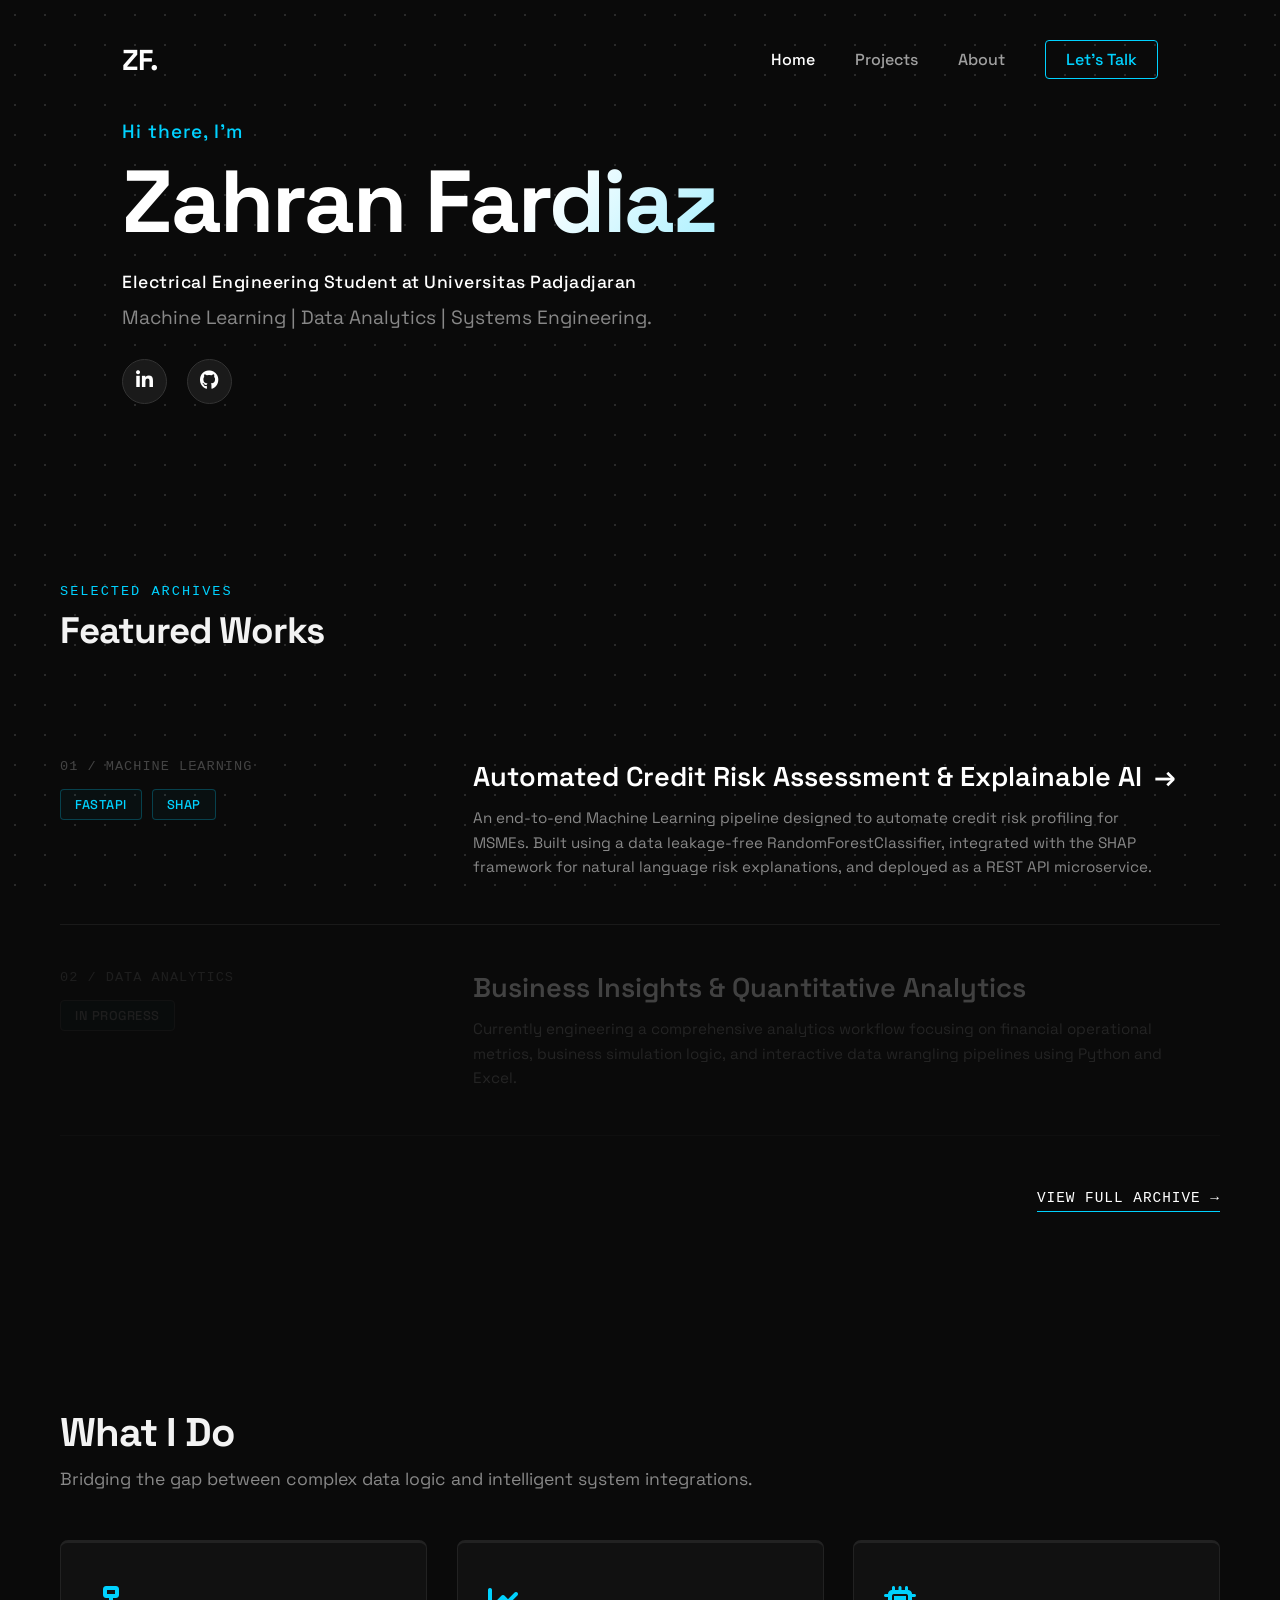
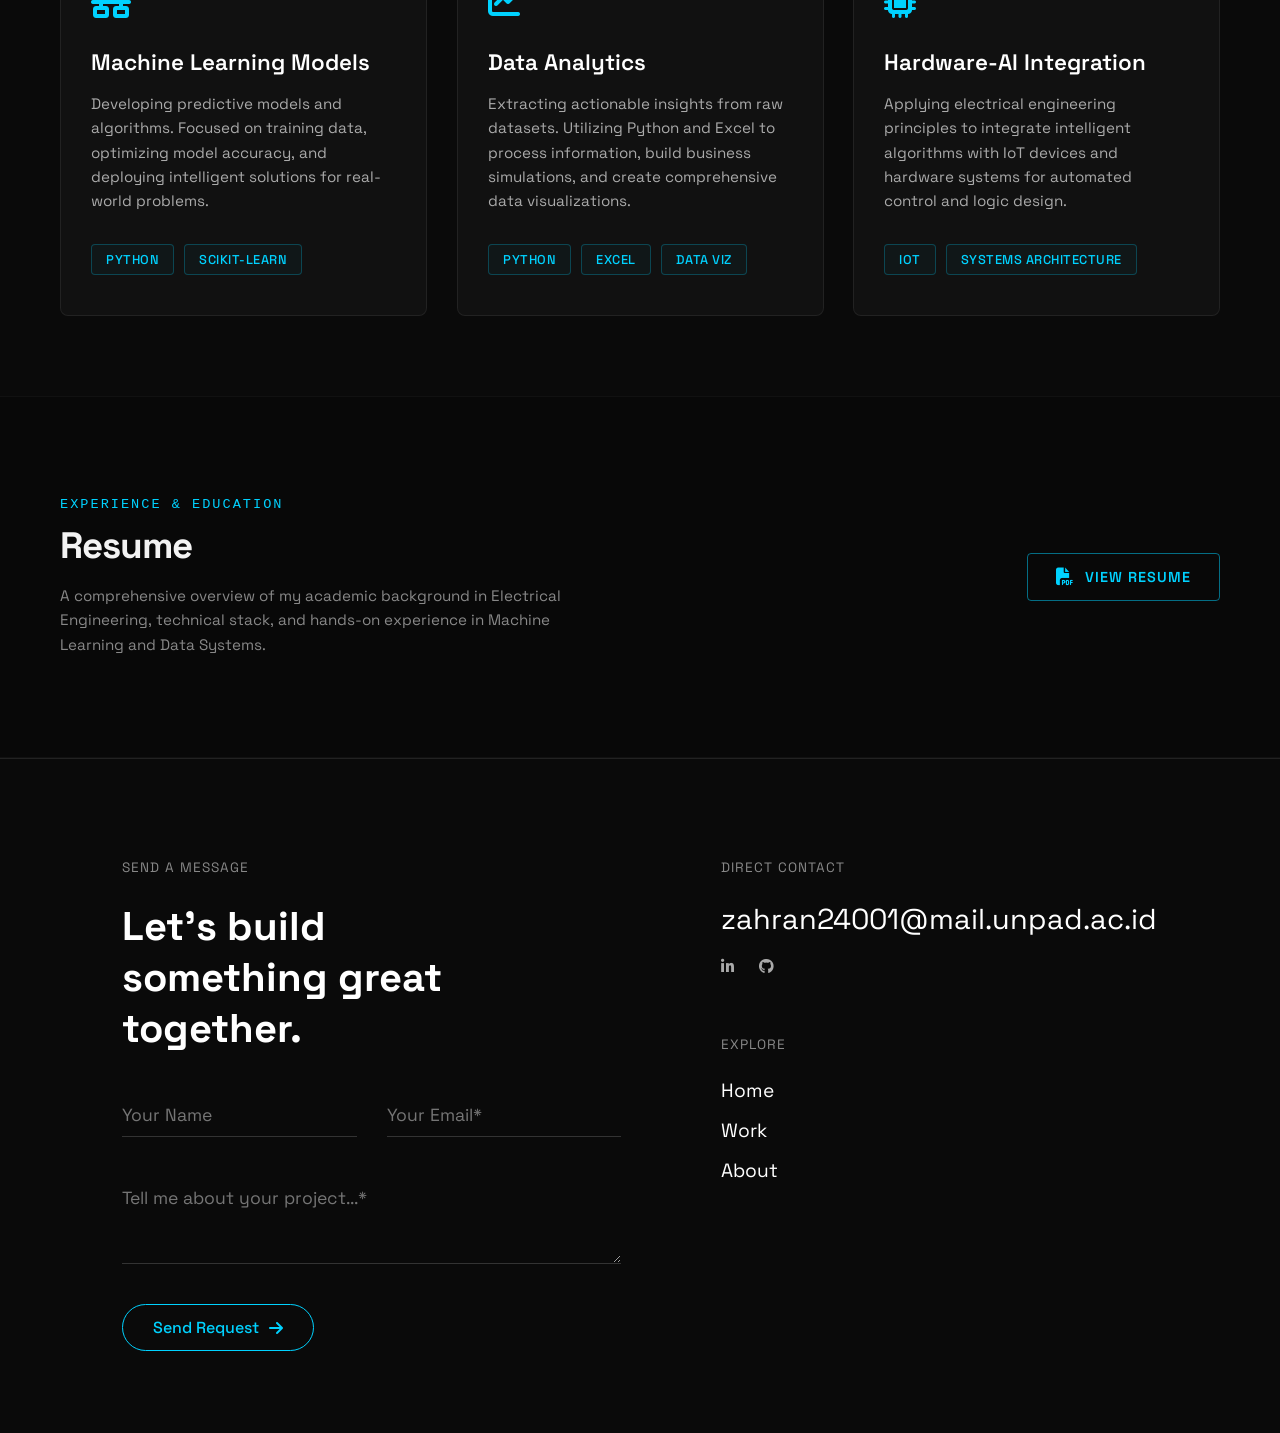
<file: index.html>
<!DOCTYPE html>
<html lang="en">
<head>
    <meta charset="UTF-8">
    <meta name="viewport" content="width=device-width, initial-scale=1.0">
    <title>Zahran | Portfolio</title>
    <link rel="stylesheet" href="style.css">
    <link rel="stylesheet" href="https://cdnjs.cloudflare.com/ajax/libs/font-awesome/6.4.0/css/all.min.css">
</head>
<body>

    <nav class="navbar" style="width: 100%;">
        <div class="container" style="max-width: 1200px; margin: 0 auto; padding: 0 20px; display: flex; justify-content: space-between; align-items: center; width: 100%; box-sizing: border-box;">
            <div class="logo">ZF.</div>
            <div class="nav-links">
                <a href="#" class="active">Home</a>
                <a href="#projects">Projects</a>
                <a href="#services">About</a>
                <a href="#contact" class="btn-contact">Let's Talk</a>
            </div>
        </div>
    </nav>

    <main class="hero" style="height: 100vh; display: flex; align-items: center; position: relative;">
        <div class="hero-content" style="max-width: 1200px; margin: 0 auto; padding: 0 20px; width: 100%;">
            <p class="greeting">Hi there, I'm</p>
            <h1>Zahran Fardiaz</h1>
            <p class="academic-status" style="color: #ffffff; font-size: 1.1rem; font-weight: 500; margin-bottom: 10px; letter-spacing: 0.5px;">
                Electrical Engineering Student at Universitas Padjadjaran
            </p>
            <p class="subtitle" style="margin-top: 0; margin-bottom: 25px;">Machine Learning | Data Analytics | Systems Engineering.</p>
            
            <div class="social-icons">
                <a href="https://www.linkedin.com/in/zahran-fardiaz/" target="_blank" rel="noopener noreferrer" aria-label="LinkedIn">
                    <i class="fab fa-linkedin-in"></i>
                </a>
                <a href="https://github.com/Zahran-Fardiaz" target="_blank" rel="noopener noreferrer" aria-label="GitHub">
                    <i class="fab fa-github"></i>
                </a>
            </div>
        </div>
    </main>

    <section id="projects" class="projects-section" style="width: 100%; padding: 120px 0; background: transparent; position: relative; clear: both;">
        <div class="container" style="max-width: 1200px; margin: 0 auto; padding: 0 20px;">
            
            <div class="section-header fade-in" style="margin-bottom: 60px; text-align: left;">
                <p class="section-subtitle" style="color: #00d2ff; font-family: monospace; font-size: 0.85rem; text-transform: uppercase; letter-spacing: 2px; margin-bottom: 8px;">Selected Archives</p>
                <h2 style="font-size: 2.3rem; font-weight: 700; letter-spacing: -1px; margin-top: 0;">Featured Works</h2>
            </div>

            <div class="projects-text-list">
                
                <div class="project-text-item fade-in" style="border-bottom: 1px solid #1a1a1a; padding: 45px 0; transition: all 0.3s ease;">
                    <a href="project-risk-profiler.html" style="text-decoration: none; display: grid; grid-template-columns: 1fr 2fr; gap: 40px; align-items: start;">
                        
                        <div class="project-meta-left">
                            <span class="project-num" style="font-family: monospace; color: #444; font-size: 0.85rem; display: block; margin-bottom: 15px; letter-spacing: 1px;">01 / MACHINE LEARNING</span>
                            <div class="tags">
                                <span>FastAPI</span>
                                <span>SHAP</span>
                            </div>
                        </div>
                        
                        <div class="project-content-right">
                            <h3 class="project-title-text" style="font-size: 1.7rem; font-weight: 600; color: #ffffff; margin-bottom: 12px; transition: color 0.3s ease; line-height: 1.3;">
                                Automated Credit Risk Assessment & Explainable AI <span class="arrow" style="display: inline-block; transition: transform 0.3s ease; margin-left: 5px;">&rarr;</span>
                            </h3>
                            <p style="color: #888888; font-size: 0.95rem; line-height: 1.6; max-width: 700px; margin-top: 0;">
                                An end-to-end Machine Learning pipeline designed to automate credit risk profiling for MSMEs. Built using a data leakage-free RandomForestClassifier, integrated with the SHAP framework for natural language risk explanations, and deployed as a REST API microservice.
                            </p>
                        </div>
                        
                    </a>
                </div>

                <div class="project-text-item fade-in delay-1" style="border-bottom: 1px solid #1a1a1a; padding: 45px 0; opacity: 0.35; cursor: default;">
                    <div style="display: grid; grid-template-columns: 1fr 2fr; gap: 40px; align-items: start;">
                        
                        <div class="project-meta-left">
                            <span class="project-num" style="font-family: monospace; color: #444; font-size: 0.85rem; display: block; margin-bottom: 15px; letter-spacing: 1px;">02 / DATA ANALYTICS</span>
                            <div class="tags">
                                <span style="border-color: #222; color: #444;">IN PROGRESS</span>
                            </div>
                        </div>
                        
                        <div class="project-content-right">
                            <h3 style="font-size: 1.7rem; font-weight: 600; color: #aaaaaa; margin-bottom: 12px; line-height: 1.3; margin-top: 0;">
                                Business Insights & Quantitative Analytics
                            </h3>
                            <p style="color: #555555; font-size: 0.95rem; line-height: 1.6; max-width: 700px; margin-top: 0;">
                                Currently engineering a comprehensive analytics workflow focusing on financial operational metrics, business simulation logic, and interactive data wrangling pipelines using Python and Excel.
                            </p>
                        </div>
                        
                    </div>
                </div>

            </div>
            <div class="view-all-container fade-in" style="margin-top: 50px; text-align: right;">
                <a href="projects.html" style="color: #ffffff; text-decoration: none; font-size: 0.9rem; font-weight: 500; font-family: monospace; letter-spacing: 1px; border-bottom: 1px solid #00d2ff; padding-bottom: 5px; transition: color 0.3s ease;">
                    VIEW FULL ARCHIVE &rarr;
                </a>
            </div>
        </div>
    </section>
    <section id="services" class="services-section" style="width: 100%; padding: 80px 0;">
        <div class="container" style="max-width: 1200px; margin: 0 auto; padding: 0 20px;">
            <div class="section-header fade-in" style="margin-bottom: 50px;">
                <h2>What I Do</h2>
                <p>Bridging the gap between complex data logic and intelligent system integrations.</p>
            </div>

            <div class="services-grid">
                <div class="service-card fade-in">
                    <div class="card-icon"><i class="fas fa-network-wired"></i></div>
                    <h3>Machine Learning Models</h3>
                    <p>Developing predictive models and algorithms. Focused on training data, optimizing model accuracy, and deploying intelligent solutions for real-world problems.</p>
                    <div class="tags">
                        <span>Python</span>
                        <span>Scikit-Learn</span>
                    </div>
                </div>

                <div class="service-card fade-in delay-1">
                    <div class="card-icon"><i class="fas fa-chart-line"></i></div>
                    <h3>Data Analytics</h3>
                    <p>Extracting actionable insights from raw datasets. Utilizing Python and Excel to process information, build business simulations, and create comprehensive data visualizations.</p>
                    <div class="tags">
                        <span>Python</span>
                        <span>Excel</span>
                        <span>Data Viz</span>
                    </div>
                </div>

                <div class="service-card fade-in delay-2">
                    <div class="card-icon"><i class="fas fa-microchip"></i></div>
                    <h3>Hardware-AI Integration</h3>
                    <p>Applying electrical engineering principles to integrate intelligent algorithms with IoT devices and hardware systems for automated control and logic design.</p>
                    <div class="tags">
                        <span>IoT</span>
                        <span>Systems Architecture</span>
                    </div>
                </div>
            </div>
        </div>
    </section>
        
    <section id="resume" class="resume-section" style="width: 100%; padding: 100px 0; background: #080808; border-top: 1px solid #111; border-bottom: 1px solid #111;">
        <div class="container fade-in" style="max-width: 1200px; margin: 0 auto; padding: 0 20px; display: flex; justify-content: space-between; align-items: center; flex-wrap: wrap; gap: 40px;">
            
            <div class="resume-left" style="flex: 1; min-width: 300px;">
                <p style="color: #00d2ff; font-family: monospace; font-size: 0.85rem; text-transform: uppercase; letter-spacing: 2px; margin-bottom: 10px; margin-top: 0;">Experience & Education</p>
                <h2 style="font-size: 2.3rem; font-weight: 700; letter-spacing: -1px; margin-top: 0; margin-bottom: 15px;">Resume</h2>
                <p style="color: #888888; font-size: 0.95rem; line-height: 1.6; max-width: 550px; margin: 0;">
                    A comprehensive overview of my academic background in Electrical Engineering, technical stack, and hands-on experience in Machine Learning and Data Systems.
                </p>
            </div>

            <div class="resume-right">
                <a href="https://drive.google.com/file/d/1w0Mj_SWptIk7xSJwuPOAFEaV14Ipm3hf/view?usp=sharing" target="_blank" rel="noopener noreferrer" class="btn-resume" style="display: inline-flex; align-items: center; padding: 14px 28px; background-color: transparent; color: #00d2ff; border: 1px solid rgba(0, 210, 255, 0.5); border-radius: 4px; font-size: 0.9rem; font-weight: 600; text-transform: uppercase; letter-spacing: 1px; text-decoration: none; transition: all 0.3s ease;">
                    <i class="fas fa-file-pdf" style="margin-right: 10px; font-size: 1.1rem;"></i> View Resume
                </a>
            </div>

        </div>
    </section>
    
    <footer id="contact" class="footer-section" style="width: 100%;">
        <div class="container" style="max-width: 1200px; margin: 0 auto; padding: 0 20px;">
            <div class="footer-content fade-in">
                <div class="footer-left">
                    <span class="footer-label">Send a Message</span>
                    <h2>Let's build something great together.</h2>
                    <form class="contact-form-minimal">
                        <div class="input-group">
                            <input type="text" placeholder="Your Name" required>
                            <input type="email" placeholder="Your Email*" required>
                        </div>
                        <textarea placeholder="Tell me about your project...*" rows="3" required></textarea>
                        <button type="submit" class="btn-submit-minimal">Send Request <i class="fas fa-arrow-right"></i></button>
                    </form>
                </div>

                <div class="footer-right delay-1">
                    <div class="footer-info-block">
                        <span class="footer-label">Direct Contact</span>
                        <a href="mailto:zahran24001@mail.unpad.ac.id" class="footer-email-large">zahran24001@mail.unpad.ac.id</a>
                        <div class="social-links-minimal">
                            <a href="https://www.linkedin.com/in/zahran-fardiaz/" target="_blank" rel="noopener noreferrer" aria-label="LinkedIn">
                                <i class="fab fa-linkedin-in"></i>
                            </a>
                            <a href="https://github.com/Zahran-Fardiaz" target="_blank" rel="noopener noreferrer" aria-label="GitHub">
                                <i class="fab fa-github"></i>
                            </a>
                        </div>
                    </div>

                    <div class="footer-info-block nav-block">
                        <span class="footer-label">Explore</span>
                        <div class="footer-nav-minimal">
                            <a href="#">Home</a>
                            <a href="#projects">Work</a>
                            <a href="#services">About</a>
                        </div>
                    </div>
                </div>
            </div>
        </div>
    </footer>

    <script src="script.js"></script>
</body>
</html>
</file>
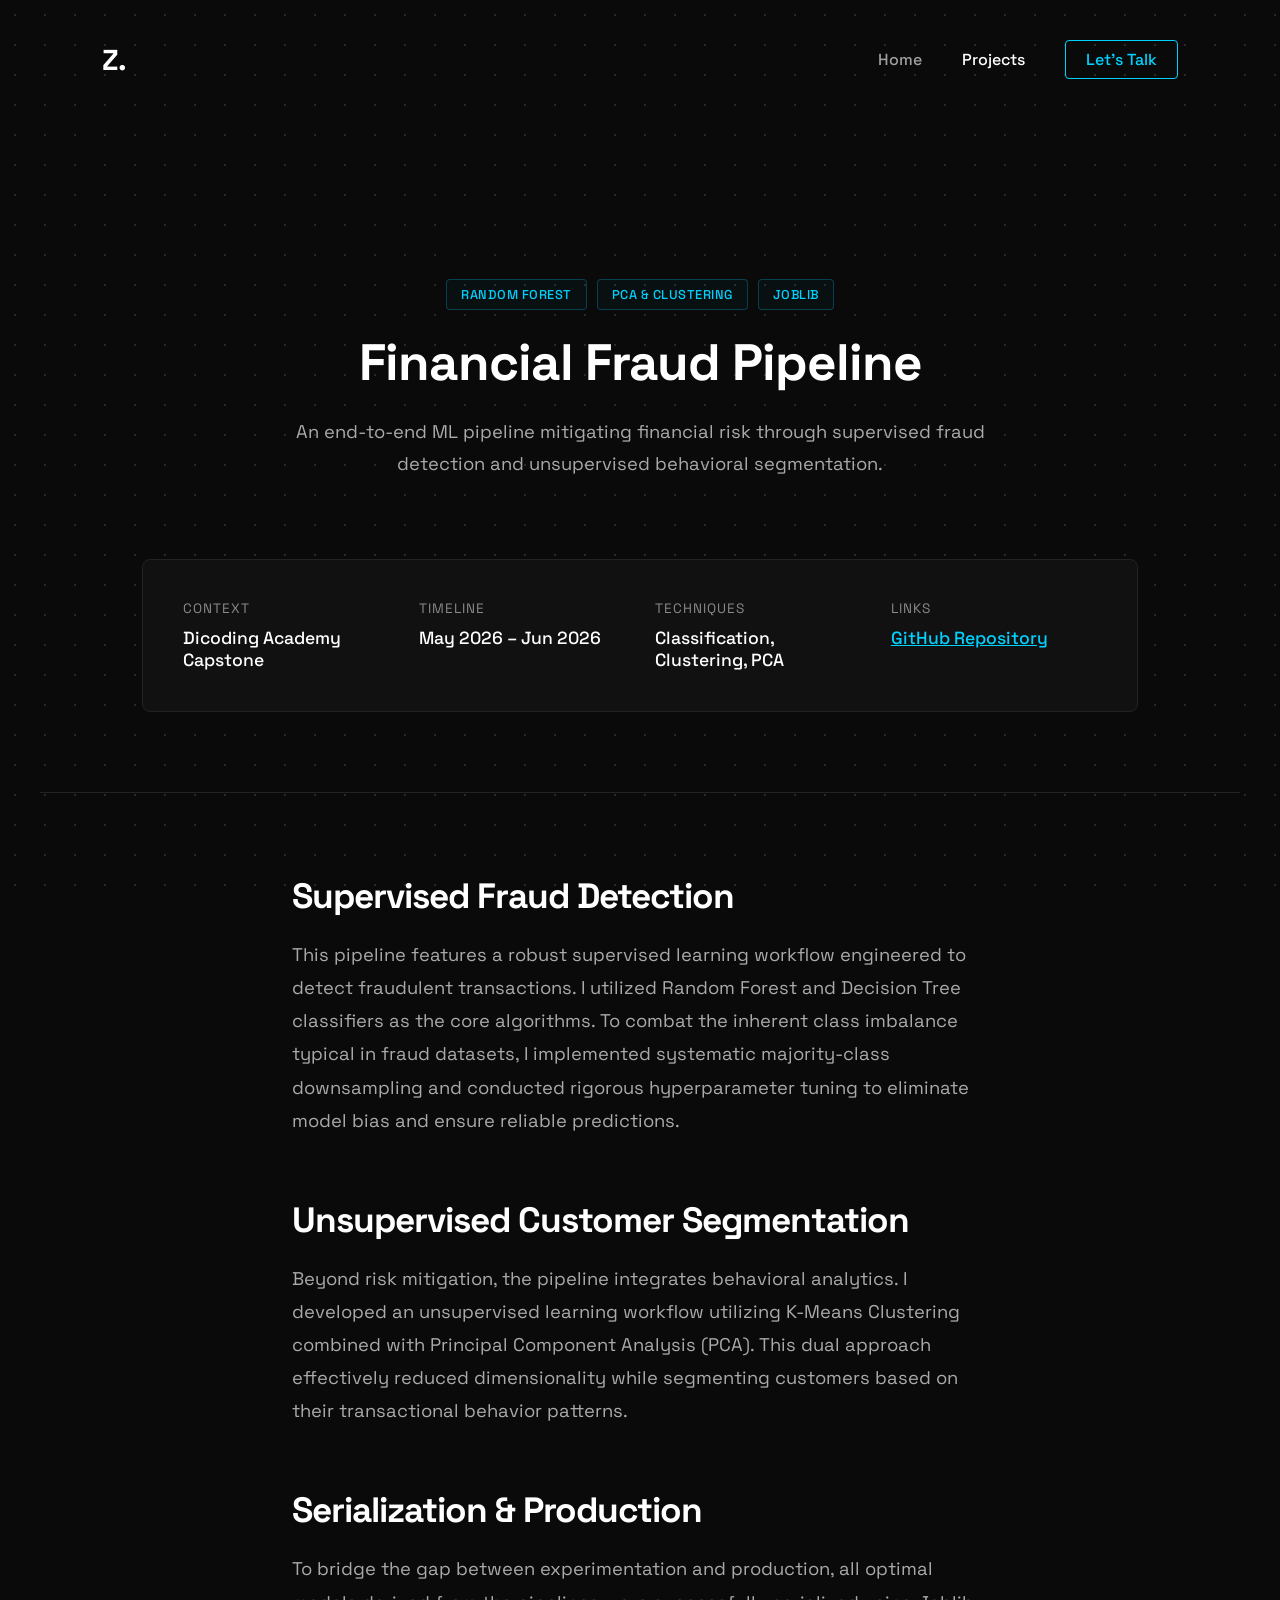
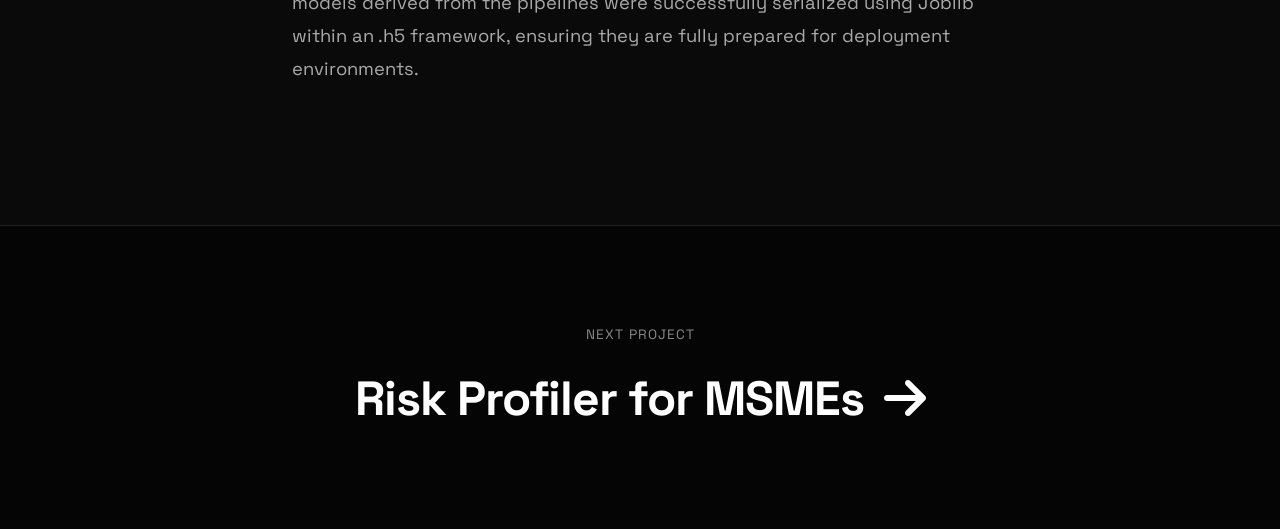
<file: project-fraud-detection.html>
<!DOCTYPE html>
<html lang="en">
<head>
    <meta charset="UTF-8">
    <meta name="viewport" content="width=device-width, initial-scale=1.0">
    <title>Zahran | Fraud Detection & Segmentation</title>
    <link rel="stylesheet" href="style.css">
    <link rel="stylesheet" href="https://cdnjs.cloudflare.com/ajax/libs/font-awesome/6.4.0/css/all.min.css">
</head>
<body>

    <nav class="navbar">
        <a href="index.html" class="logo" style="text-decoration: none;">Z.</a>
        <div class="nav-links">
            <a href="index.html">Home</a>
            <a href="projects.html" class="active">Projects</a>
            <a href="index.html#contact" class="btn-contact">Let's Talk</a>
        </div>
    </nav>

    <header class="project-hero fade-in" style="padding: 160px 20px 80px; text-align: center; max-width: 900px; margin: 0 auto;">
        <div class="project-hero-content">
            <div class="tags" style="margin-bottom: 25px; justify-content: center;">
                <span>Random Forest</span>
                <span>PCA & Clustering</span>
                <span>Joblib</span>
            </div>
            
            <h1 style="font-size: 3.2rem; font-weight: 700; letter-spacing: -1px; margin-bottom: 25px; color: #ffffff;">
                Financial Fraud Pipeline
            </h1>
            
            <p class="subtitle" style="font-size: 1.15rem; color: #aaaaaa; line-height: 1.7; margin: 0 auto; max-width: 750px;">
                An end-to-end ML pipeline mitigating financial risk through supervised fraud detection and unsupervised behavioral segmentation.
            </p>
        </div>
    </header>

    <section class="project-meta-section fade-in">
        <div class="meta-grid">
            <div class="meta-item">
                <span class="meta-label">Context</span>
                <span class="meta-value">Dicoding Academy Capstone</span>
            </div>
            <div class="meta-item">
                <span class="meta-label">Timeline</span>
                <span class="meta-value">May 2026 – Jun 2026</span>
            </div>
            <div class="meta-item">
                <span class="meta-label">Techniques</span>
                <span class="meta-value">Classification, Clustering, PCA</span>
            </div>
            <div class="meta-item">
                <span class="meta-label">Links</span>
                <span class="meta-value"><a href="https://github.com/zahran-fardiaz/fraud-detection-ml-dicoding" style="color:#00d2ff;">GitHub Repository</a></span>
            </div>
        </div>
    </section>

    <article class="project-content fade-in delay-1">
        
        <div class="text-block">
            <h2>Supervised Fraud Detection</h2>
            <p>This pipeline features a robust supervised learning workflow engineered to detect fraudulent transactions. I utilized Random Forest and Decision Tree classifiers as the core algorithms. To combat the inherent class imbalance typical in fraud datasets, I implemented systematic majority-class downsampling and conducted rigorous hyperparameter tuning to eliminate model bias and ensure reliable predictions.</p>
        </div>

        <div class="text-block">
            <h2>Unsupervised Customer Segmentation</h2>
            <p>Beyond risk mitigation, the pipeline integrates behavioral analytics. I developed an unsupervised learning workflow utilizing K-Means Clustering combined with Principal Component Analysis (PCA). This dual approach effectively reduced dimensionality while segmenting customers based on their transactional behavior patterns.</p>
        </div>
        
        <div class="text-block">
            <h2>Serialization & Production</h2>
            <p>To bridge the gap between experimentation and production, all optimal models derived from the pipelines were successfully serialized using Joblib within an .h5 framework, ensuring they are fully prepared for deployment environments.</p>
        </div>

    </article>

    <section class="next-project-section">
        <p class="footer-label" style="text-align: center;">Next Project</p>
        <a href="project-risk-profiler.html" class="next-project-link">Risk Profiler for MSMEs <i class="fas fa-arrow-right"></i></a>
    </section>

    <script src="script.js"></script>
</body>
</html>
</file>
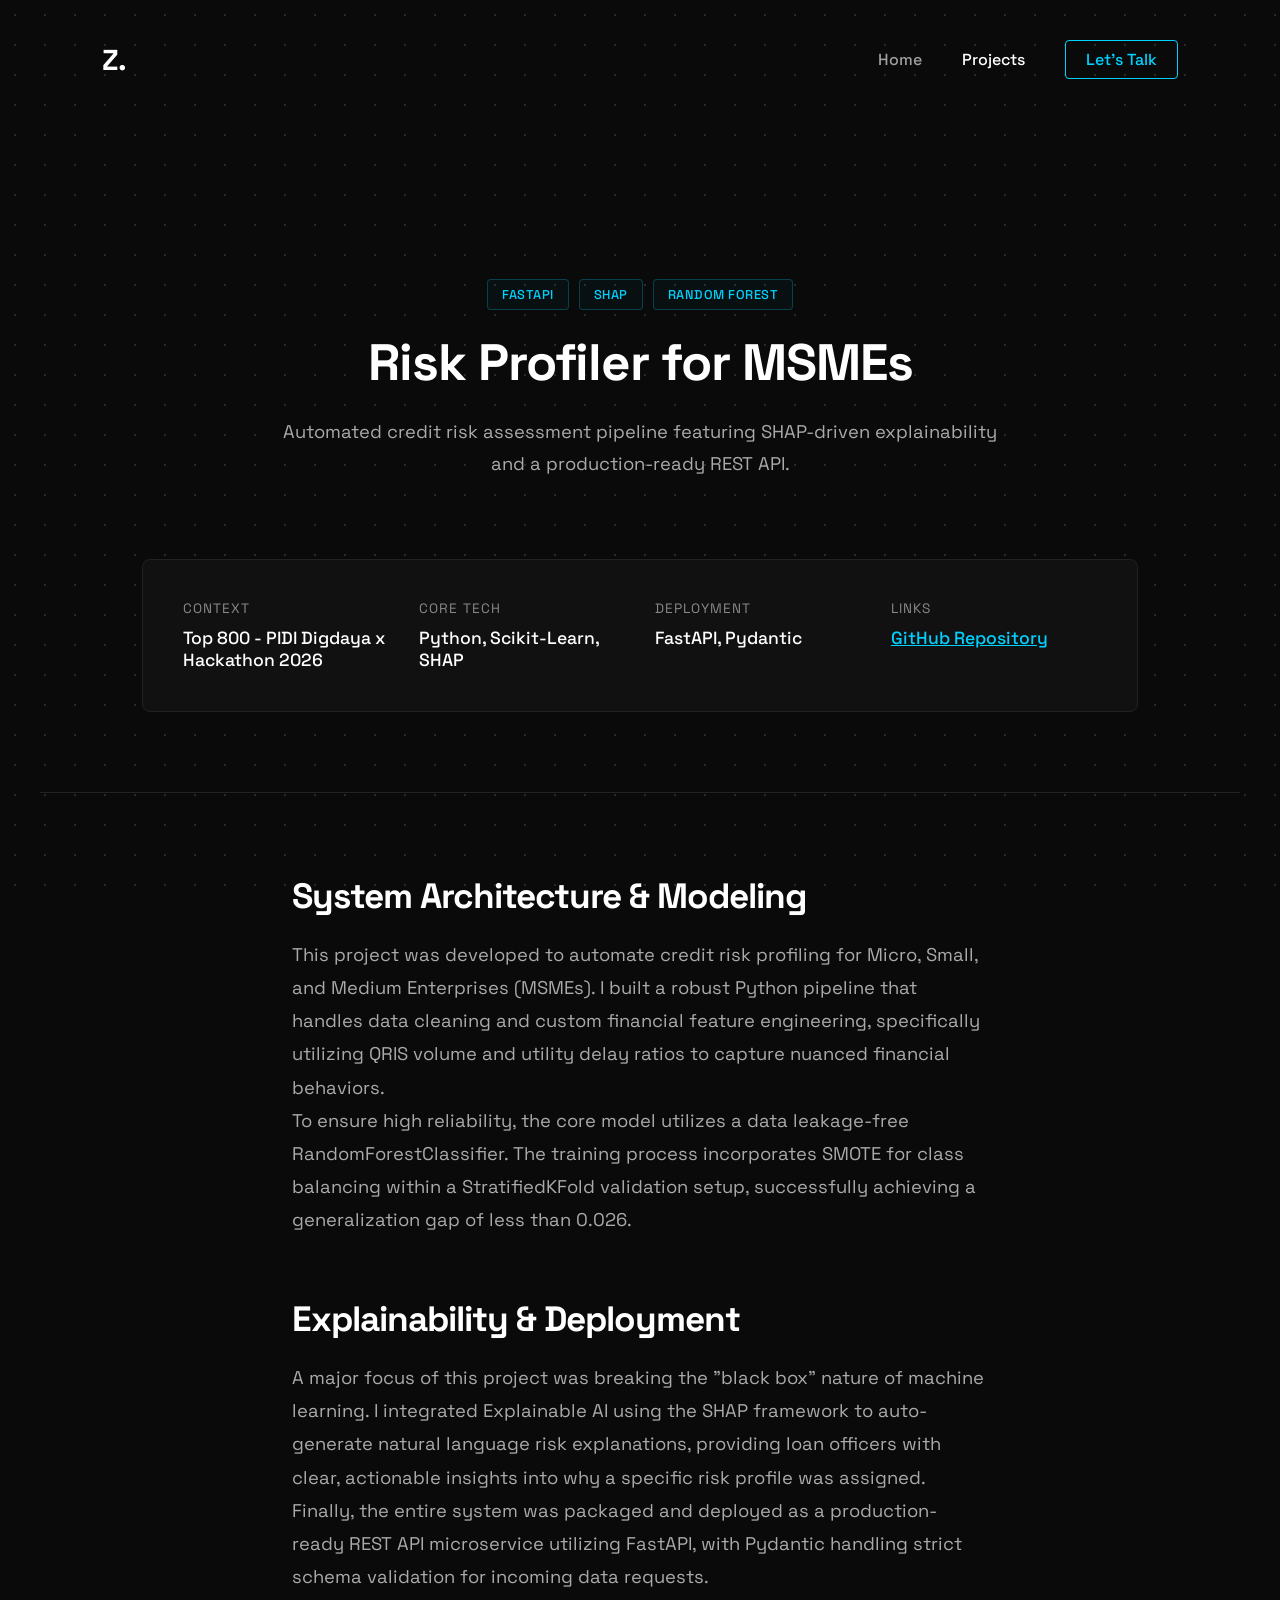
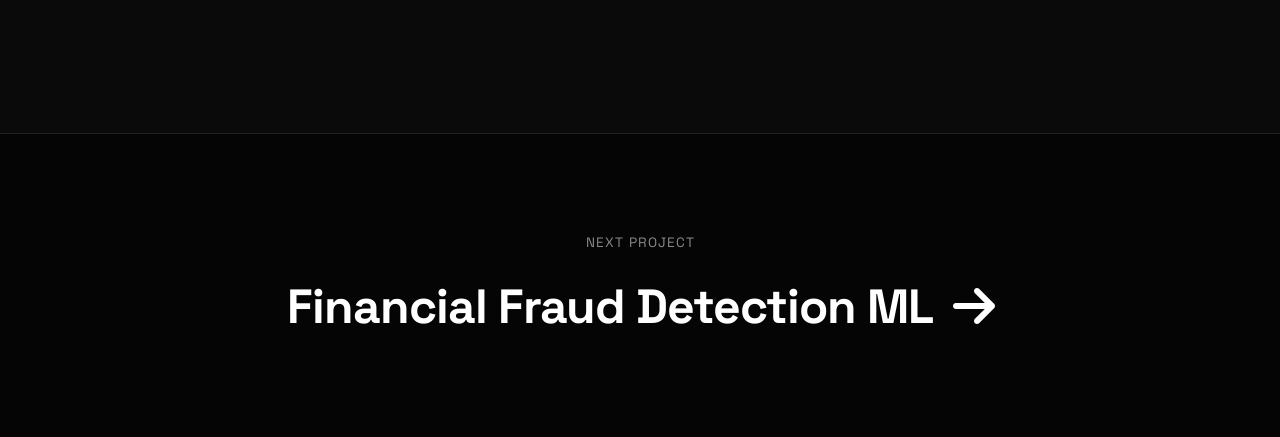
<file: project-risk-profiler.html>
<!DOCTYPE html>
<html lang="en">
<head>
    <meta charset="UTF-8">
    <meta name="viewport" content="width=device-width, initial-scale=1.0">
    <title>Zahran | Risk Profiler AI</title>
    <link rel="stylesheet" href="style.css">
    <link rel="stylesheet" href="https://cdnjs.cloudflare.com/ajax/libs/font-awesome/6.4.0/css/all.min.css">
</head>
<body>

    <nav class="navbar">
        <a href="index.html" class="logo" style="text-decoration: none;">Z.</a>
        <div class="nav-links">
            <a href="index.html">Home</a>
            <a href="projects.html" class="active">Projects</a>
            <a href="index.html#contact" class="btn-contact">Let's Talk</a>
        </div>
    </nav>

    <header class="project-hero fade-in" style="padding: 160px 20px 80px; text-align: center; max-width: 900px; margin: 0 auto;">
        <div class="project-hero-content">
            <div class="tags" style="margin-bottom: 25px; justify-content: center;">
                <span>FastAPI</span>
                <span>SHAP</span>
                <span>Random Forest</span>
            </div>
            
            <h1 style="font-size: 3.2rem; font-weight: 700; letter-spacing: -1px; margin-bottom: 25px; color: #ffffff;">
                Risk Profiler for MSMEs
            </h1>
            
            <p class="subtitle" style="font-size: 1.15rem; color: #aaaaaa; line-height: 1.7; margin: 0 auto; max-width: 750px;">
                Automated credit risk assessment pipeline featuring SHAP-driven explainability and a production-ready REST API.
            </p>
        </div>
    </header>

    <section class="project-meta-section fade-in">
        <div class="meta-grid">
            <div class="meta-item">
                <span class="meta-label">Context</span>
                <span class="meta-value">Top 800 - PIDI Digdaya x Hackathon 2026</span>
            </div>
            <div class="meta-item">
                <span class="meta-label">Core Tech</span>
                <span class="meta-value">Python, Scikit-Learn, SHAP</span>
            </div>
            <div class="meta-item">
                <span class="meta-label">Deployment</span>
                <span class="meta-value">FastAPI, Pydantic</span>
            </div>
            <div class="meta-item">
                <span class="meta-label">Links</span>
                <span class="meta-value"><a href="https://github.com/Risk-Profiler/risk-profiler-backend" style="color:#00d2ff;">GitHub Repository</a></span>
            </div>
        </div>
    </section>

    <article class="project-content fade-in delay-1">
        
        <div class="text-block">
            <h2>System Architecture & Modeling</h2>
            <p>This project was developed to automate credit risk profiling for Micro, Small, and Medium Enterprises (MSMEs). I built a robust Python pipeline that handles data cleaning and custom financial feature engineering, specifically utilizing QRIS volume and utility delay ratios to capture nuanced financial behaviors.</p>
            <p>To ensure high reliability, the core model utilizes a data leakage-free RandomForestClassifier. The training process incorporates SMOTE for class balancing within a StratifiedKFold validation setup, successfully achieving a generalization gap of less than 0.026.</p>
        </div>

        <div class="text-block">
            <h2>Explainability & Deployment</h2>
            <p>A major focus of this project was breaking the "black box" nature of machine learning. I integrated Explainable AI using the SHAP framework to auto-generate natural language risk explanations, providing loan officers with clear, actionable insights into why a specific risk profile was assigned.</p>
            <p>Finally, the entire system was packaged and deployed as a production-ready REST API microservice utilizing FastAPI, with Pydantic handling strict schema validation for incoming data requests.</p>
        </div>

    </article>

    <section class="next-project-section">
        <p class="footer-label" style="text-align: center;">Next Project</p>
        <a href="project-fraud-detection.html" class="next-project-link">Financial Fraud Detection ML <i class="fas fa-arrow-right"></i></a>
    </section>

    <script src="script.js"></script>
</body>
</html>
</file>
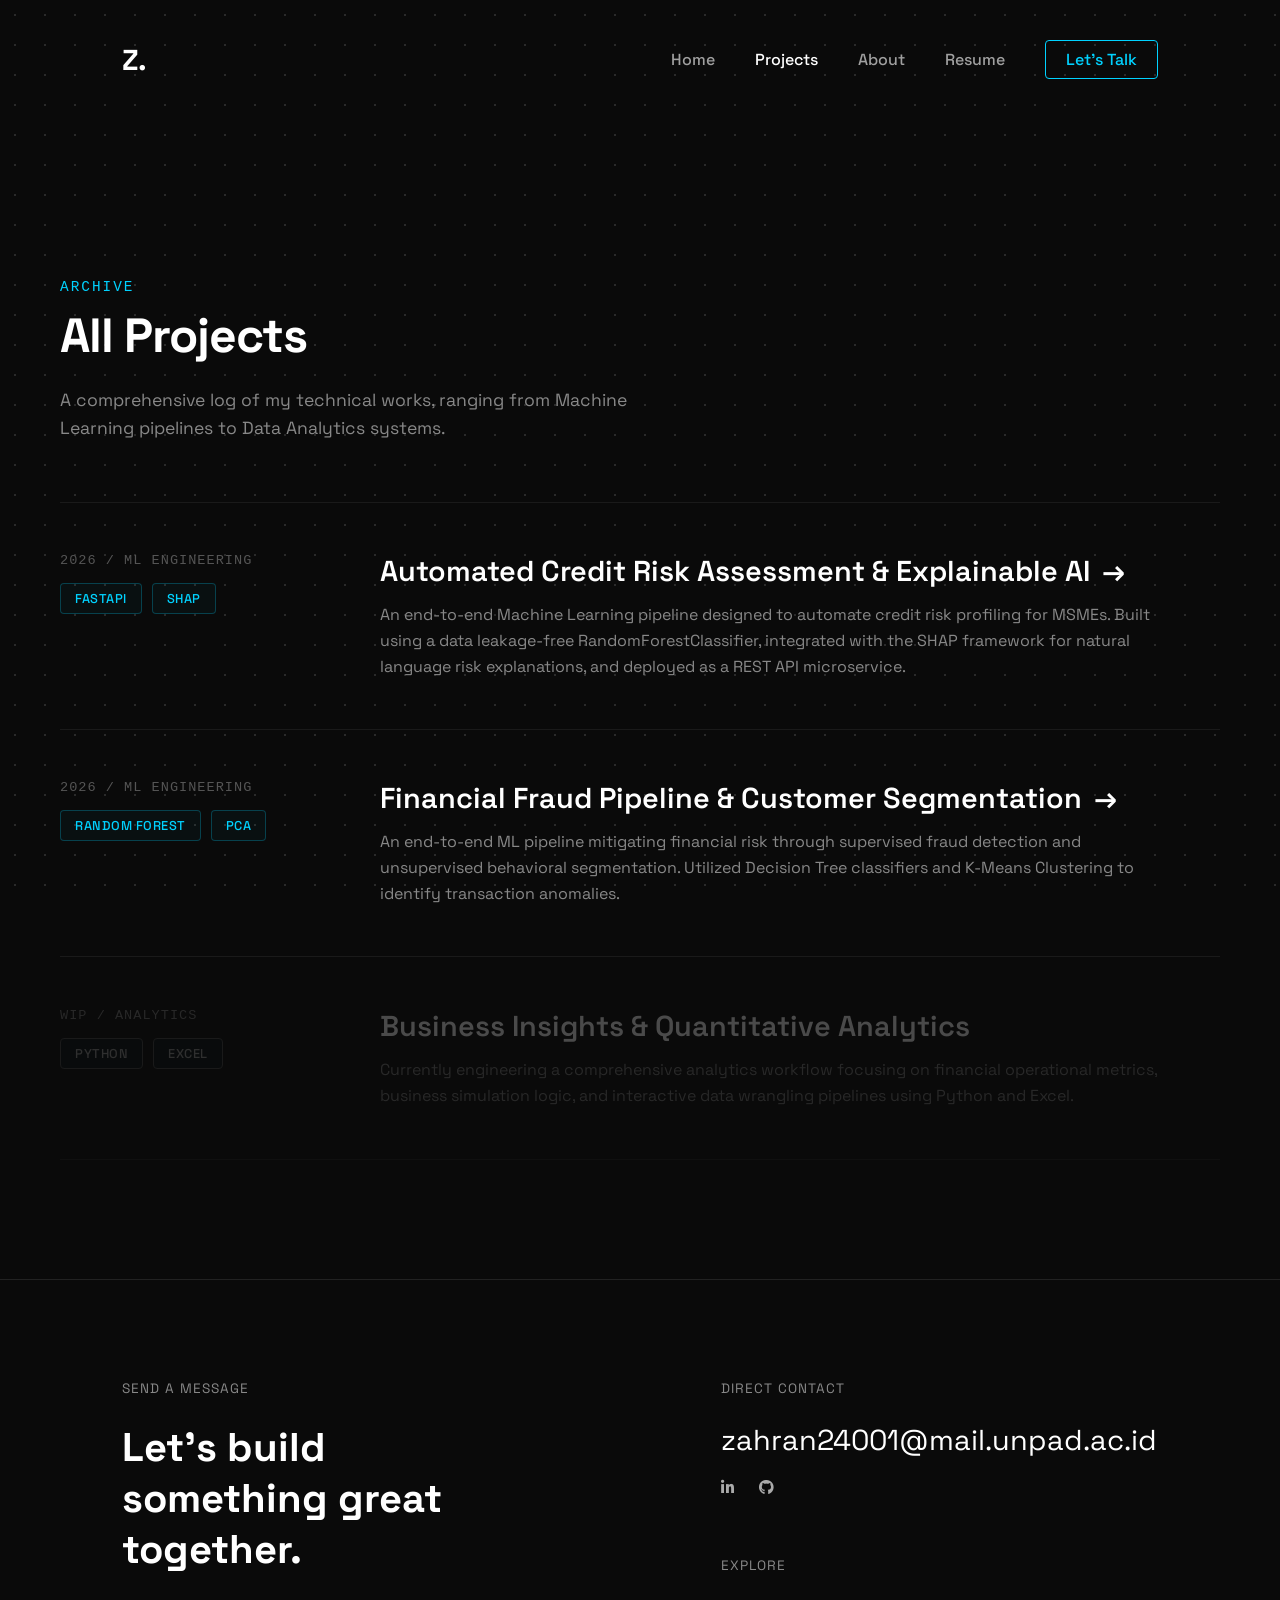
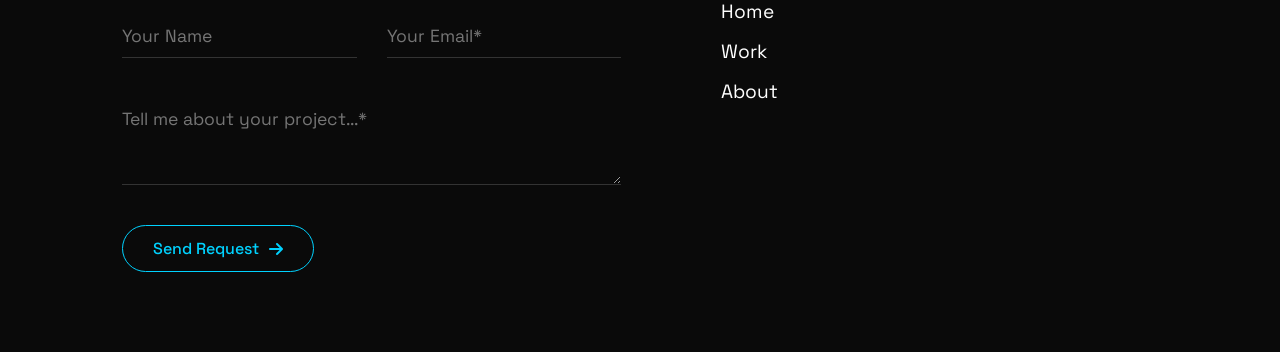
<file: projects.html>
<!DOCTYPE html>
<html lang="en">
<head>
    <meta charset="UTF-8">
    <meta name="viewport" content="width=device-width, initial-scale=1.0">
    <title>Zahran | All Projects</title>
    <link rel="stylesheet" href="style.css">
    <link rel="stylesheet" href="https://cdnjs.cloudflare.com/ajax/libs/font-awesome/6.4.0/css/all.min.css">
</head>
<body>

    <nav class="navbar" style="width: 100%;">
        <div class="container" style="max-width: 1200px; margin: 0 auto; padding: 0 20px; display: flex; justify-content: space-between; align-items: center; width: 100%; box-sizing: border-box;">
            <a href="index.html" class="logo" style="text-decoration: none;">Z.</a>
            <div class="nav-links">
                <a href="index.html">Home</a>
                <a href="projects.html" class="active">Projects</a>
                <a href="index.html#services">About</a>
                <a href="index.html#resume">Resume</a>
                <a href="index.html#contact" class="btn-contact">Let's Talk</a>
            </div>
        </div>
    </nav>

    <section class="page-header fade-in" style="padding: 160px 0 60px 0; background: transparent;">
        <div class="container" style="max-width: 1200px; margin: 0 auto; padding: 0 20px;">
            <p style="color: #00d2ff; font-family: monospace; font-size: 0.9rem; text-transform: uppercase; letter-spacing: 2px; margin-bottom: 10px;">Archive</p>
            <h1 style="font-size: 3rem; font-weight: 700; letter-spacing: -1px; margin-top: 0; margin-bottom: 20px; color: #ffffff;">All Projects</h1>
            <p style="color: #888888; font-size: 1.1rem; line-height: 1.6; max-width: 600px; margin: 0;">
                A comprehensive log of my technical works, ranging from Machine Learning pipelines to Data Analytics systems.
            </p>
        </div>
    </section>

    <section id="all-projects" class="archive-section" style="width: 100%; padding-bottom: 120px; position: relative;">
        <div class="container" style="max-width: 1200px; margin: 0 auto; padding: 0 20px;">
            
            <div class="projects-text-list" style="border-top: 1px solid #1a1a1a;">
                
                <div class="project-text-item fade-in" style="border-bottom: 1px solid #1a1a1a; padding: 50px 0; transition: all 0.3s ease;">
                    <a href="project-risk-profiler.html" style="text-decoration: none; display: grid; grid-template-columns: 1fr 3fr; gap: 40px; align-items: start;">
                        
                        <div class="project-meta-left">
                            <span class="project-num" style="font-family: monospace; color: #555; font-size: 0.85rem; display: block; margin-bottom: 15px; letter-spacing: 1px;">2026 / ML ENGINEERING</span>
                            <div class="tags">
                                <span>FastAPI</span>
                                <span>SHAP</span>
                            </div>
                        </div>
                        
                        <div class="project-content-right">
                            <h3 class="project-title-text" style="font-size: 1.8rem; font-weight: 600; color: #ffffff; margin-bottom: 12px; transition: color 0.3s ease; line-height: 1.3; margin-top: 0;">
                                Automated Credit Risk Assessment & Explainable AI <span class="arrow" style="display: inline-block; transition: transform 0.3s ease; margin-left: 5px;">&rarr;</span>
                            </h3>
                            <p style="color: #888888; font-size: 1rem; line-height: 1.6; max-width: 800px; margin-top: 0;">
                                An end-to-end Machine Learning pipeline designed to automate credit risk profiling for MSMEs. Built using a data leakage-free RandomForestClassifier, integrated with the SHAP framework for natural language risk explanations, and deployed as a REST API microservice.
                            </p>
                        </div>
                        
                    </a>
                </div>

                <div class="project-text-item fade-in delay-1" style="border-bottom: 1px solid #1a1a1a; padding: 50px 0; transition: all 0.3s ease;">
                    <a href="project-fraud-detection.html" style="text-decoration: none; display: grid; grid-template-columns: 1fr 3fr; gap: 40px; align-items: start;">
                        
                        <div class="project-meta-left">
                            <span class="project-num" style="font-family: monospace; color: #555; font-size: 0.85rem; display: block; margin-bottom: 15px; letter-spacing: 1px;">2026 / ML ENGINEERING</span>
                            <div class="tags">
                                <span>Random Forest</span>
                                <span>PCA</span>
                            </div>
                        </div>
                        
                        <div class="project-content-right">
                            <h3 class="project-title-text" style="font-size: 1.8rem; font-weight: 600; color: #ffffff; margin-bottom: 12px; transition: color 0.3s ease; line-height: 1.3; margin-top: 0;">
                                Financial Fraud Pipeline & Customer Segmentation <span class="arrow" style="display: inline-block; transition: transform 0.3s ease; margin-left: 5px;">&rarr;</span>
                            </h3>
                            <p style="color: #888888; font-size: 1rem; line-height: 1.6; max-width: 800px; margin-top: 0;">
                                An end-to-end ML pipeline mitigating financial risk through supervised fraud detection and unsupervised behavioral segmentation. Utilized Decision Tree classifiers and K-Means Clustering to identify transaction anomalies.
                            </p>
                        </div>
                        
                    </a>
                </div>

                <div class="project-text-item fade-in delay-2" style="border-bottom: 1px solid #1a1a1a; padding: 50px 0; opacity: 0.4; cursor: default;">
                    <div style="display: grid; grid-template-columns: 1fr 3fr; gap: 40px; align-items: start;">
                        
                        <div class="project-meta-left">
                            <span class="project-num" style="font-family: monospace; color: #555; font-size: 0.85rem; display: block; margin-bottom: 15px; letter-spacing: 1px;">WIP / ANALYTICS</span>
                            <div class="tags">
                                <span style="border-color: #333; color: #666;">Python</span>
                                <span style="border-color: #333; color: #666;">Excel</span>
                            </div>
                        </div>
                        
                        <div class="project-content-right">
                            <h3 style="font-size: 1.8rem; font-weight: 600; color: #aaaaaa; margin-bottom: 12px; line-height: 1.3; margin-top: 0;">
                                Business Insights & Quantitative Analytics
                            </h3>
                            <p style="color: #555555; font-size: 1rem; line-height: 1.6; max-width: 800px; margin-top: 0;">
                                Currently engineering a comprehensive analytics workflow focusing on financial operational metrics, business simulation logic, and interactive data wrangling pipelines using Python and Excel.
                            </p>
                        </div>
                        
                    </div>
                </div>

            </div>
        </div>
    </section>

    <footer id="contact" class="footer-section" style="width: 100%;">
        <div class="container" style="max-width: 1200px; margin: 0 auto; padding: 0 20px;">
            <div class="footer-content fade-in">
                <div class="footer-left">
                    <span class="footer-label">Send a Message</span>
                    <h2>Let's build something great together.</h2>
                    <form class="contact-form-minimal">
                        <div class="input-group">
                            <input type="text" placeholder="Your Name" required>
                            <input type="email" placeholder="Your Email*" required>
                        </div>
                        <textarea placeholder="Tell me about your project...*" rows="3" required></textarea>
                        <button type="submit" class="btn-submit-minimal">Send Request <i class="fas fa-arrow-right"></i></button>
                    </form>
                </div>

                <div class="footer-right delay-1">
                    <div class="footer-info-block">
                        <span class="footer-label">Direct Contact</span>
                        <a href="mailto:zahran24001@mail.unpad.ac.id" class="footer-email-large">zahran24001@mail.unpad.ac.id</a>
                        <div class="social-links-minimal">
                            <a href="https://www.linkedin.com/in/zahran-fardiaz/" target="_blank" rel="noopener noreferrer" aria-label="LinkedIn">
                                <i class="fab fa-linkedin-in"></i>
                            </a>
                            <a href="https://github.com/Zahran-Fardiaz" target="_blank" rel="noopener noreferrer" aria-label="GitHub">
                                <i class="fab fa-github"></i>
                            </a>
                        </div>
                    </div>

                    <div class="footer-info-block nav-block">
                        <span class="footer-label">Explore</span>
                        <div class="footer-nav-minimal">
                            <a href="index.html">Home</a>
                            <a href="projects.html">Work</a>
                            <a href="index.html#services">About</a>
                        </div>
                    </div>
                </div>
            </div>
        </div>
    </footer>

    <script src="script.js"></script>
</body>
</html>
</file>
<file: style.css>
@import url('https://fonts.googleapis.com/css2?family=Space+Grotesk:wght@400;500;600;700&display=swap');

html {
    scroll-behavior: smooth;
}

* {
    margin: 0;
    padding: 0;
    box-sizing: border-box;
    font-family: 'Space Grotesk', sans-serif;
}

body {
    background-color: #0a0a0a;
    color: #f3f3f3;
    min-height: 100vh;
    display: flex;
    flex-direction: column;
    position: relative;
    
    /* Seamless Dot Grid Background */
    background-image: radial-gradient(#2a2a2a 1px, transparent 1px);
    background-size: 30px 30px;
    background-attachment: fixed;
}

/* --- Navigation Bar --- */
.navbar {
    display: flex;
    justify-content: space-between;
    align-items: center;
    padding: 40px 8vw;
}

.logo {
    font-size: 1.8rem;
    font-weight: 700;
    color: #ffffff;
    letter-spacing: -1px;
    display: inline-block;
    transition: all 0.3s ease; 
    cursor: pointer;
}

/* Glowing Neon Hover Effect */
.logo:hover {
    color: #00d2ff; 
    text-shadow: 0 0 10px rgba(0, 210, 255, 0.8), 0 0 20px rgba(0, 210, 255, 0.4); 
}

.nav-links {
    display: flex;
    align-items: center;
    gap: 40px;
}

.nav-links a {
    color: #a0a0a0;
    text-decoration: none;
    font-weight: 500;
    font-size: 1rem;
    transition: color 0.3s ease;
}

.nav-links a:hover, .nav-links a.active {
    color: #ffffff;
}

.btn-contact {
    border: 1px solid #00d2ff;
    color: #00d2ff !important;
    padding: 8px 20px;
    border-radius: 4px;
    transition: all 0.3s ease !important;
}

.btn-contact:hover {
    background-color: #00d2ff;
    color: #000 !important;
    box-shadow: 0 0 15px rgba(0, 210, 255, 0.4);
}

/* --- Hero Section --- */
.hero {
    flex: 1;
    display: flex;
    align-items: center;
    padding: 0 8vw;
    margin-bottom: 60px;
}

.hero-content {
    max-width: 700px;
}

.greeting {
    color: #00d2ff;
    font-size: 1.2rem;
    font-weight: 500;
    margin-bottom: 10px;
    letter-spacing: 1px;
}

/* Find this block and replace it */
.hero h1 {
    font-size: 5.5rem;
    font-weight: 700;
    letter-spacing: -2px;
    margin-bottom: 20px;
    line-height: 1.1;
    
    /* Static Gradient: White fading into Electric Blue */
    background-image: linear-gradient(130deg, #ffffff 40%, #00d2ff);
    -webkit-background-clip: text;
    background-clip: text;
    -webkit-text-fill-color: transparent;
}

.subtitle {
    color: #888888;
    font-size: 1.2rem;
    margin-bottom: 40px;
    line-height: 1.6;
    max-width: 550px;
}

.social-icons {
    display: flex;
    gap: 20px;
}

.social-icons a {
    display: flex;
    justify-content: center;
    align-items: center;
    width: 45px;
    height: 45px;
    border-radius: 50%;
    background-color: #1a1a1a;
    color: #ffffff;
    font-size: 1.2rem;
    text-decoration: none;
    transition: all 0.3s ease;
    border: 1px solid #333;
}

.social-icons a:hover {
    border-color: #00d2ff;
    color: #00d2ff;
    transform: translateY(-3px);
}

/* --- Projects Section --- */
.projects-section {
    padding: 100px 8vw;
    background-color: transparent;
    position: relative;
    z-index: 10;
}

.section-header {
    margin-bottom: 50px;
}

.section-header h2 {
    font-size: 2.5rem;
    font-weight: 700;
    margin-bottom: 10px;
    letter-spacing: -1px;
}

.section-header p {
    color: #888888;
    font-size: 1.1rem;
}

.projects-grid {
    display: grid;
    grid-template-columns: 1fr 1fr;
    gap: 60px;
}

.project-category {
    display: flex;
    flex-direction: column;
    gap: 20px;
}

.category-header {
    display: flex;
    justify-content: space-between;
    align-items: flex-end;
    border-bottom: 1px solid #333;
    padding-bottom: 15px;
}

.category-header h3 {
    font-size: 1.4rem;
    color: #00d2ff;
    font-weight: 600;
}

.view-all {
    color: #888888;
    text-decoration: none;
    font-size: 0.9rem;
    transition: color 0.3s ease;
}

.view-all:hover {
    color: #ffffff;
}

.project-card {
    background-color: #151515;
    border: 1px solid #222;
    border-radius: 8px;
    overflow: hidden;
    transition: transform 0.3s ease, border-color 0.3s ease;
    cursor: pointer;
}

.project-card:hover {
    transform: translateY(-8px);
    border-color: #00d2ff;
}

.project-image {
    width: 100%;
    height: 250px;
    overflow: hidden;
}

.project-image img {
    width: 100%;
    height: 100%;
    object-fit: cover;
    display: block;
    transform: scale(1.2); 
    transition: transform 0.6s cubic-bezier(0.25, 0.46, 0.45, 0.94);
}

.project-card:hover .project-image img {
    transform: scale(1.35);
}

.img-placeholder {
    width: 100%;
    height: 100%;
    display: flex;
    align-items: center;
    justify-content: center;
    color: rgba(255,255,255,0.8);
    font-weight: 600;
    font-size: 1.2rem;
    letter-spacing: 1px;
}

.graphic-bg {
    background: linear-gradient(135deg, #141e30, #243b55);
}

.project-info {
    padding: 30px;
}

.project-info h4 {
    font-size: 1.3rem;
    margin-bottom: 12px;
    color: #ffffff;
}

.project-info p {
    color: #a0a0a0;
    font-size: 0.95rem;
    line-height: 1.6;
    margin-bottom: 25px;
}

/* --- Global Technical Tags Style (Penyusutan dari AI Slop ke Minimalis) --- */
.tags, .service-tags {
    display: flex;
    gap: 10px;
    flex-wrap: wrap;
}

/* Mengubah kapsul tebal menjadi kotak border tipis yang konsisten */
.tags span, 
.service-card .service-tags span {
    background-color: rgba(0, 210, 255, 0.03); /* Latar sangat transparan */
    color: #00d2ff;
    padding: 6px 14px;
    border-radius: 4px; /* Menghilangkan bentuk bulat kapsul, diganti sudut kotak modern */
    font-size: 0.8rem;
    font-weight: 500;
    letter-spacing: 0.5px;
    border: 1px solid rgba(0, 210, 255, 0.25); /* Border tipis elektrik yang konsisten */
    transition: all 0.3s ease;
    text-transform: uppercase; /* Membuat teks seragam kapital kecil agar lebih rapi */
}

/* Efek interaktif opsional saat card atau tag disorot */
.project-card:hover .tags span,
.service-card:hover .service-tags span {
    border-color: rgba(0, 210, 255, 0.6);
    background-color: rgba(0, 210, 255, 0.08);
}

/* --- Services Section --- */
.services-section {
    padding: 100px 8vw 150px 8vw;
    background-color: transparent;
    position: relative;
    z-index: 10;
}

.services-grid {
    display: grid;
    grid-template-columns: repeat(3, 1fr); 
    gap: 30px;
}

.service-card {
    background-color: #111111;
    border: 1px solid #222;
    border-top: 3px solid #222;
    padding: 40px 30px;
    border-radius: 8px;
    transition: all 0.4s ease;
    display: flex;
    flex-direction: column;
}

.service-card:hover {
    transform: translateY(-10px);
    border-top-color: #00d2ff;
    border-left-color: #333;
    border-right-color: #333;
    border-bottom-color: #333;
    box-shadow: 0 10px 30px rgba(0, 210, 255, 0.05);
    background-color: #151515;
}

.card-icon {
    font-size: 2rem;
    color: #00d2ff;
    margin-bottom: 25px;
    transition: transform 0.4s ease;
    display: inline-block;
    transform-origin: center center;
    align-self: flex-start;
}

.service-card:hover .card-icon {
    transform: scale(1.1);
}

.service-card h3 {
    font-size: 1.4rem;
    font-weight: 600;
    color: #ffffff;
    margin-bottom: 15px;
}

.service-card p {
    color: #aaaaaa;
    font-size: 0.95rem;
    line-height: 1.6;
    margin-bottom: 30px;
    flex-grow: 1; 
}

.service-card .service-tags {
    display: flex;
    flex-wrap: wrap;
    gap: 10px;
    margin-top: auto;
}

.service-card .service-tags span {
    background-color: rgba(0, 210, 255, 0.08);
    color: #00d2ff;
    padding: 6px 14px;
    border-radius: 4px;
    font-size: 0.8rem;
    font-weight: 500;
    border: 1px solid rgba(0, 210, 255, 0.2);
}

/* --- Footer Section --- */
.footer-section {
    padding: 100px 8vw 0 8vw;
    border-top: 1px solid #222;
    background-color: transparent;
    position: relative;
    z-index: 10;
    overflow: hidden;
}

.footer-content {
    display: grid;
    grid-template-columns: 1.5fr 1fr; 
    gap: 100px;
    margin-bottom: 80px;
}

.footer-label {
    color: #888888;
    font-size: 0.85rem;
    text-transform: uppercase;
    letter-spacing: 1px;
    display: block;
    margin-bottom: 25px;
}

/* --- Left Side: Minimal Form --- */
.footer-left h2 {
    font-size: 2.5rem;
    margin-bottom: 40px;
    color: #ffffff;
    max-width: 80%;
}

.contact-form-minimal {
    display: flex;
    flex-direction: column;
    gap: 40px; 
}

.input-group {
    display: flex;
    gap: 30px;
}

.input-group input {
    flex: 1;
}

.contact-form-minimal input,
.contact-form-minimal textarea {
    background-color: transparent;
    border: none;
    border-bottom: 1px solid #333;
    padding: 10px 0;
    color: #ffffff;
    font-size: 1.1rem;
    border-radius: 0;
    transition: border-color 0.3s ease;
}

.contact-form-minimal textarea {
    resize: vertical;
    min-height: 80px;
}

.contact-form-minimal input:focus,
.contact-form-minimal textarea:focus {
    outline: none;
    border-color: #00d2ff;
    box-shadow: none; 
}

.btn-submit-minimal {
    align-self: flex-start;
    background: transparent;
    color: #00d2ff;
    border: 1px solid #00d2ff;
    padding: 12px 30px;
    font-size: 1rem;
    font-weight: 500;
    cursor: pointer;
    border-radius: 50px; 
    transition: all 0.3s ease;
    display: flex;
    align-items: center;
    gap: 10px;
}

.btn-submit-minimal:hover {
    background-color: #00d2ff;
    color: #000;
    transform: translateY(-3px);
}

/* --- Right Side: Info & Navigation --- */
.footer-right {
    display: flex;
    flex-direction: column;
    gap: 60px;
}

.footer-info-block {
    display: flex;
    flex-direction: column;
}

.footer-email-large {
    font-size: 1.8rem;
    color: #ffffff;
    text-decoration: none;
    margin-bottom: 20px;
    transition: color 0.3s ease;
}

.footer-email-large:hover {
    color: #00d2ff;
}

.social-links-minimal {
    display: flex;
    gap: 25px;
}

.social-links-minimal a {
    color: #aaaaaa;
    text-decoration: none;
    font-size: 0.95rem;
    transition: color 0.3s ease;
}

.social-links-minimal a:hover {
    color: #ffffff;
}

.footer-nav-minimal {
    display: flex;
    flex-direction: column;
    gap: 15px;
}

.footer-nav-minimal a {
    color: #ffffff;
    text-decoration: none;
    font-size: 1.2rem;
    transition: transform 0.3s ease, color 0.3s ease;
    display: inline-block;
    width: fit-content; 
}

.footer-nav-minimal a:hover {
    color: #00d2ff;
    transform: translateX(15px); 
}

/* --- Unique Interactive Bottom --- */
.footer-unique-bottom {
    border-top: 1px solid #222;
    padding: 60px 8vw 40px 8vw;
    background-color: #050505;
    display: flex;
    flex-direction: column;
    align-items: center;
    gap: 50px;
    margin-left: -8vw; 
    width: 100vw;
}

.giant-text {
    font-size: 11vw; 
    font-weight: 700;
    letter-spacing: -2px;
    color: transparent; 
    -webkit-text-stroke: 2px #333; 
    transition: all 0.5s cubic-bezier(0.25, 0.46, 0.45, 0.94);
    cursor: default;
    text-align: center;
    margin: 0;
    line-height: 1;
}

.giant-text:hover {
    color: #00d2ff;
    -webkit-text-stroke: 0px transparent;
    text-shadow: 0 0 50px rgba(0, 210, 255, 0.4);
    transform: scale(1.02);
}

.footer-status-bar {
    display: flex;
    justify-content: space-between;
    width: 100%;
    max-width: 1200px;
    flex-wrap: wrap;
    gap: 20px;
}

.status-item {
    display: flex;
    align-items: center;
    gap: 12px;
    color: #aaaaaa;
    font-size: 0.9rem;
    background: #111111;
    padding: 12px 25px;
    border-radius: 50px;
    border: 1px solid #222;
    transition: border-color 0.3s ease;
}

.status-item:hover {
    border-color: #00d2ff;
    color: #ffffff;
}

.pulse-dot {
    width: 10px;
    height: 10px;
    background-color: #00ff88;
    border-radius: 50%;
    box-shadow: 0 0 10px #00ff88;
    animation: pulse 2s infinite;
}

@keyframes pulse {
    0% { box-shadow: 0 0 0 0 rgba(0, 255, 136, 0.6); }
    70% { box-shadow: 0 0 0 10px rgba(0, 255, 136, 0); }
    100% { box-shadow: 0 0 0 0 rgba(0, 255, 136, 0); }
}

.equalizer {
    display: flex;
    align-items: flex-end;
    gap: 3px;
    height: 16px;
}

.equalizer span {
    display: block;
    width: 3px;
    background-color: #00d2ff;
    border-radius: 2px;
    animation: eq-play 1s infinite alternate ease-in-out;
}

.equalizer span:nth-child(1) { animation-duration: 0.6s; height: 60%; }
.equalizer span:nth-child(2) { animation-duration: 1.1s; height: 100%; }
.equalizer span:nth-child(3) { animation-duration: 0.8s; height: 40%; }
.equalizer span:nth-child(4) { animation-duration: 0.9s; height: 80%; }

@keyframes eq-play {
    0% { height: 20%; }
    100% { height: 100%; }
}

/* --- Scroll Animation Classes --- */
.fade-in {
    opacity: 0;
    transform: translateY(40px);
    transition: opacity 0.8s ease-out, transform 0.8s ease-out;
    will-change: opacity, transform;
}

.fade-in.visible {
    opacity: 1;
    transform: translateY(0);
}

.delay-1 { transition-delay: 0.2s; }
.delay-2 { transition-delay: 0.4s; }

/* --- Mobile Responsiveness --- */
@media (max-width: 900px) {
    .nav-links a:not(.btn-contact) {
        display: none;
    }
    .hero h1 {
        font-size: 3.5rem;
    }
    .projects-grid {
        grid-template-columns: 1fr;
        gap: 50px;
    }
    .services-grid {
        grid-template-columns: 1fr; 
        gap: 20px;
    }
    .footer-content {
        grid-template-columns: 1fr;
        gap: 60px;
    }
    .input-group {
        flex-direction: column;
        gap: 40px;
    }
    .giant-text {
        font-size: 15vw; 
    }
    .footer-status-bar {
        justify-content: center; 
    }
}
/* --- Single Project Detail Page --- */

.project-hero {
    padding: 60px 8vw 0 8vw;
    text-align: center;
    max-width: 1200px;
    margin: 0 auto;
}

.project-hero-content h1 {
    font-size: 4.5rem;
    font-weight: 700;
    letter-spacing: -2px;
    margin-bottom: 20px;
    line-height: 1.1;
}

.project-hero-content .subtitle {
    margin: 0 auto 50px auto;
    font-size: 1.3rem;
}

.project-cover-image {
    width: 100%;
    height: 60vh;
    border-radius: 12px;
    overflow: hidden;
    margin-bottom: 60px;
    border: 1px solid #222;
}

.project-cover-image img {
    width: 100%;
    height: 100%;
    object-fit: cover;
}

/* Project Meta Grid */
.project-meta-section {
    padding: 0 8vw 80px 8vw;
    max-width: 1200px;
    margin: 0 auto;
    border-bottom: 1px solid #222;
}

.meta-grid {
    display: grid;
    grid-template-columns: repeat(4, 1fr);
    gap: 30px;
    background-color: #111111;
    padding: 40px;
    border-radius: 8px;
    border: 1px solid #222;
}

.meta-item {
    display: flex;
    flex-direction: column;
    gap: 10px;
}

.meta-label {
    color: #888888;
    font-size: 0.85rem;
    text-transform: uppercase;
    letter-spacing: 1px;
}

.meta-value {
    color: #ffffff;
    font-size: 1.1rem;
    font-weight: 500;
}

/* Content Blocks */
.project-content {
    padding: 80px 8vw;
    max-width: 900px;
    margin: 0 auto;
}

.text-block {
    margin-bottom: 60px;
}

.text-block h2 {
    font-size: 2.2rem;
    color: #ffffff;
    margin-bottom: 20px;
    letter-spacing: -1px;
}

.text-block p {
    color: #aaaaaa;
    font-size: 1.15rem;
    line-height: 1.8;
}

.content-image {
    width: 100%;
    margin-bottom: 60px;
}

/* Next Project Section */
.next-project-section {
    padding: 100px 8vw;
    text-align: center;
    border-top: 1px solid #222;
    background-color: #050505;
}

.next-project-link {
    font-size: 3rem;
    font-weight: 700;
    color: #ffffff;
    text-decoration: none;
    letter-spacing: -1px;
    display: inline-flex;
    align-items: center;
    gap: 20px;
    transition: color 0.3s ease;
}

.next-project-link:hover {
    color: #00d2ff;
}

.next-project-link:hover i {
    transform: translateX(10px);
    transition: transform 0.3s ease;
}

/* Mobile Adjustments for Project Page */
@media (max-width: 900px) {
    .project-hero-content h1 { font-size: 3rem; }
    .project-cover-image { height: 40vh; }
    .meta-grid { grid-template-columns: 1fr 1fr; gap: 40px; }
    .next-project-link { font-size: 2rem; }
}
/* --- Graphic Design Project Image Integration (Original Colors) --- */

/* Target the specific project card's image container */
.projects-grid .project-category:nth-child(2) .project-card .project-image {
    position: relative;
    overflow: hidden; /* Ensure overlays don't spill out */
    border-bottom: 1px solid #222; /* Add a subtle border to match the card style */
}

/* Add a dark gradient overlay to fade the image into the card */
.projects-grid .project-category:nth-child(2) .project-card .project-image::after {
    content: '';
    position: absolute;
    bottom: 0;
    left: 0;
    width: 100%;
    height: 50%; /* Covers the bottom half of the image */
    background: linear-gradient(to bottom, transparent, #151515); /* Fade to the card's background color */
    pointer-events: none; /* Allows clicks to pass through to the image */
}

/* Style the image itself */
.projects-grid .project-category:nth-child(2) .project-card .project-image img {
    /* No color filters are applied, keeping the original colors */
    
    /* Add a soft inner shadow to the image for depth */
    box-shadow: inset 0 0 20px rgba(0, 0, 0, 0.5);
    transition: transform 0.6s cubic-bezier(0.25, 0.46, 0.45, 0.94); /* Smooth zoom transition */
    width: 100%;
    height: 100%;
    object-fit: cover; /* Ensure the image fills the container nicely */
}

/* On hover, keep the zoom effect */
.projects-grid .project-category:nth-child(2) .project-card:hover .project-image img {
    transform: scale(1.35); /* Keep the existing zoom effect */
}
/* Target the container for the content image */
.project-content .content-image {
    /* This matches the width of your text blocks so everything aligns */
    max-width: 900px;
    /* Centers the image container on the page */
    margin: 60px auto;
    /* Clears any previous floating or width issues */
    width: 100%;
}

/* Target the actual image inside that container */
.project-content .content-image img {
    /* Ensures the image fills its container perfectly */
    width: 100%;
    height: auto;
    /* Adds nice rounded corners to match your hero image */
    border-radius: 12px;
    /* A subtle border to make it pop off the dark background */
    border: 1px solid #222;
    /* Optional: A very soft shadow for depth */
    box-shadow: 0 10px 30px -10px rgba(0, 0, 0, 0.5);
}
.design-gallery {
    display: grid;
    /* This automatically creates a responsive grid. 
       Columns will be at least 350px wide, and expand to fill the space. */
    grid-template-columns: repeat(auto-fit, minmax(350px, 1fr));
    gap: 30px;
    margin-top: 40px;
    margin-bottom: 60px;
    width: 100%;
}

.gallery-item {
    border-radius: 12px;
    overflow: hidden;
    border: 1px solid #222;
    background-color: #111; /* Dark background while image loads */
    aspect-ratio: 4 / 3; /* Keeps all boxes a uniform shape. You can change to 1/1 for squares */
}

.gallery-item img {
    width: 100%;
    height: 100%;
    object-fit: cover; /* Ensures images fill the box without squishing */
    transition: transform 0.5s cubic-bezier(0.25, 0.46, 0.45, 0.94);
}

/* Adds a nice zoom effect when you hover over an image in the gallery */
.gallery-item:hover img {
    transform: scale(1.08);
}

/* Make it stack neatly on mobile phones */
@media (max-width: 768px) {
    .design-gallery {
        grid-template-columns: 1fr; /* 1 column on small screens */
    }
}
/* Add this right below your .gallery-item rules */
.gallery-item.wide-banner {
    grid-column: 1 / -1; /* Forces the image to stretch across all columns to full width */
    aspect-ratio: 3240 / 1440; /* Locks in your exact original image dimensions */
}
/* 1. Keep your existing row grid */
.portrait-row {
    display: grid;
    grid-template-columns: repeat(3, 1fr); 
    gap: 30px;
    grid-column: 1 / -1; 
    width: 100%;
}

/* 2. ADD THIS: Force the items inside this row to be tall (1080x1440) */
.portrait-row .gallery-item {
    aspect-ratio: 3 / 4 !important; /* This is the exact math for 1080/1440 */
    height: auto;
}

/* Ensure they stack nicely on mobile phones */
@media (max-width: 768px) {
    .portrait-row {
        grid-template-columns: 1fr; 
    }
}
/* --- Project Detail: Design Process Grid --- */

.process-grid {
    display: grid;
    /* Automatically fits 2 cards per row on desktop, 1 on mobile */
    grid-template-columns: repeat(auto-fit, minmax(300px, 1fr));
    gap: 30px;
    margin-bottom: 80px;
    width: 100%;
}

.process-step {
    background-color: #111111;
    border: 1px solid #222;
    padding: 35px 30px;
    border-radius: 12px;
    position: relative;
    overflow: hidden; /* Keeps the giant number inside the box */
    transition: transform 0.3s ease, border-color 0.3s ease;
}

.process-step:hover {
    border-color: #00d2ff;
    transform: translateY(-5px);
}

/* The giant, faint background number */
.step-number {
    font-size: 5rem;
    font-weight: 700;
    color: rgba(0, 210, 255, 0.05); /* Very faint electric blue */
    position: absolute;
    top: -10px;
    right: 10px;
    line-height: 1;
    z-index: 0;
    transition: color 0.3s ease;
}

.process-step:hover .step-number {
    color: rgba(0, 210, 255, 0.15); /* Gets slightly brighter on hover */
}

/* Ensure text stays on top of the number */
.process-step h4, 
.process-step p {
    position: relative;
    z-index: 1;
}

.process-step h4 {
    font-size: 1.3rem;
    color: #ffffff;
    margin-bottom: 15px;
}

.process-step p {
    color: #aaaaaa;
    font-size: 0.95rem;
    line-height: 1.6;
    margin: 0;
}

/* --- Text-Based Project List Animation --- */
.project-text-item:hover {
    border-bottom-color: #00d2ff !important;
}

.project-text-item:hover .project-title-text {
    color: #00d2ff !important;
}

.project-text-item:hover .arrow {
    transform: translateX(8px);
    color: #00d2ff;
}
</file>
